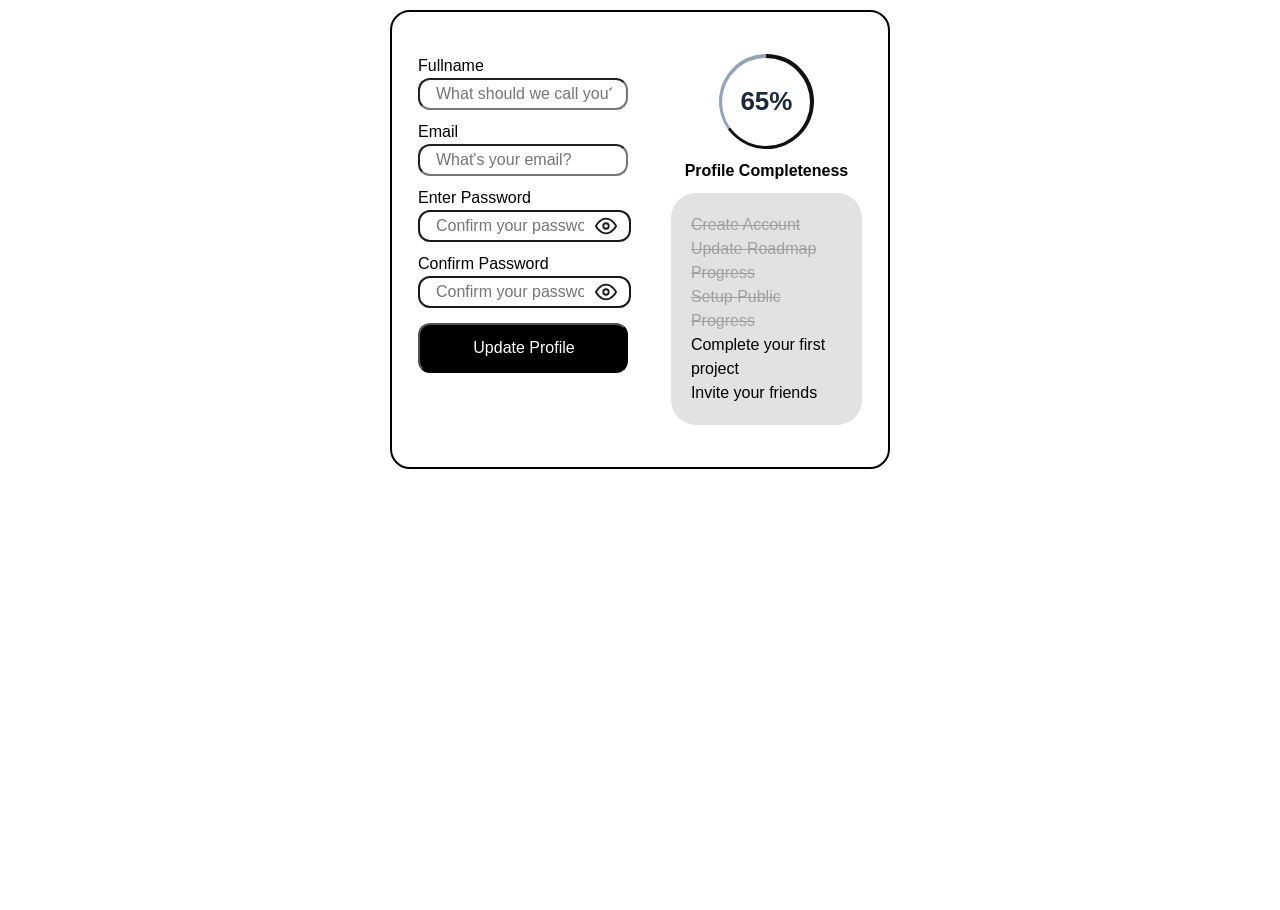
<file: accessible-form-ui/index.html>
<!DOCTYPE html>
<html lang="en">
<head>
    <meta charset="UTF-8">
    <meta name="viewport" content="width=device-width, initial-scale=1.0">
    <link rel="stylesheet" href="index.css">
    <title>Accessible Form UI - Roadmap.sh Frontend Project</title>
</head>
<body>
    <section class="container">

        <div class="form-section">
            <form action="#">
                <div class="form-input">
                    <label for="name">Fullname</label>
                    <br>
                    <input type="text" id="name" placeholder="What should we call you?">
                </div>

                <div class="form-input">
                    <label for="email">Email</label>
                    <br>
                    <input type="email" id="email" placeholder="What's your email?">
                </div>

                <div class="form-input">
                    <label for="password">Enter Password</label>
                    <br>
                    <div class="password-box">
                        <input type="password" id="confirm" placeholder="Confirm your password here">
                        <button type="button" id="toggleBtn" class="toggle-password">
                            <svg xmlns="http://www.w3.org/2000/svg" width="22" height="22" viewBox="0 0 24 24" fill="none" stroke="currentColor" stroke-width="2" stroke-linecap="round" stroke-linejoin="round">
                                <path d="M1 12s4-8 11-8 11 8 11 8-4 8-11 8-11-8-11-8z"></path>
                                <circle cx="12" cy="12" r="3"></circle>
                            </svg>
                        </button>
                    </div>
                </div>

                <div class="form-input">
                    <label for="confirm">Confirm Password</label>
                    <br>
                    <div class="password-box">
                        <input type="password" id="confirm" placeholder="Confirm your password here">
                        <button type="button" id="toggleBtn" class="toggle-password">
                            <svg xmlns="http://www.w3.org/2000/svg" width="22" height="22" viewBox="0 0 24 24" fill="none" stroke="currentColor" stroke-width="2" stroke-linecap="round" stroke-linejoin="round">
                                <path d="M1 12s4-8 11-8 11 8 11 8-4 8-11 8-11-8-11-8z"></path>
                                <circle cx="12" cy="12" r="3"></circle>
                            </svg>
                        </button>
                    </div>
                </div>

                <div class="form-input">
                    <input type="submit" class="submit-btn" value="Update Profile">
                </div>
            </form>
        </div>

        <div class="progress">
            <div class="progress-bar">
                <span class="progress-value">65%</span>
            </div>
            <div class="progress-title">Profile Completeness</div>
            <div class="task">
                <ul>
                    <li class="finish">Create Account</li>
                    <li class="finish">Update Roadmap Progress</li>
                    <li class="finish">Setup Public Progress</li>
                    <li>Complete your first project</li>
                    <li>Invite your friends</li>
                </ul>
            </div>
        </div>
    </section>
</body>
</html>
</file>
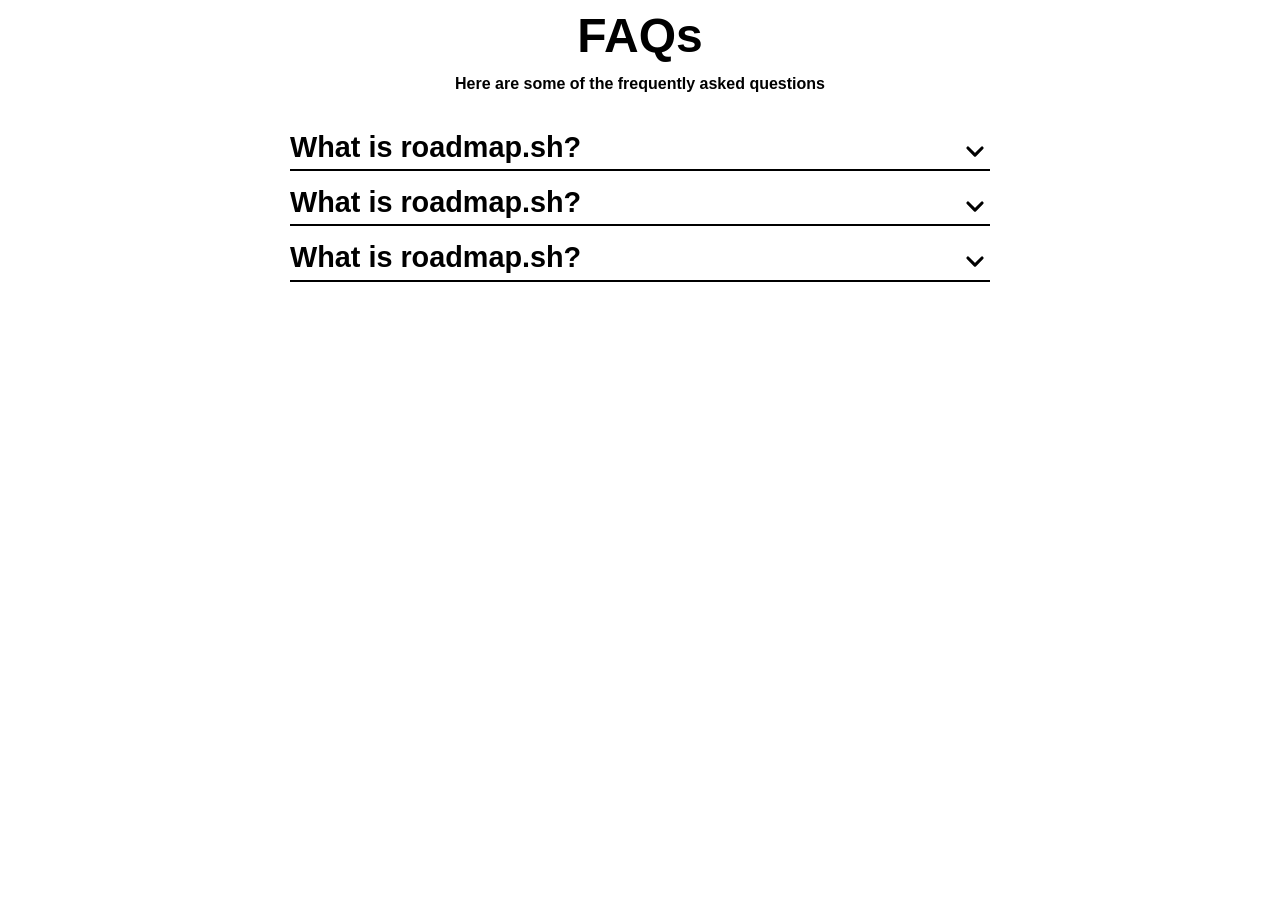
<file: accordion/index.html>
<!doctype html>
<html lang="en">
    <head>
        <meta charset="UTF-8" />
        <meta name="viewport" content="width=device-width, initial-scale=1.0" />
        <link rel="stylesheet" href="style.css">
        <title>Accordion - Roadmap.sh Frontend Project</title>
    </head>
    <body>
        <section>
            <h1>FAQs</h1>
            <p class="title-desc">Here are some of the frequently asked questions</p>

            <div class="faq">
                <div class="question">
                    <h3>What is roadmap.sh?</h3>
                    <svg xmlns="http://www.w3.org/2000/svg" width="30" height="30" viewBox="0 0 24 24"><path fill="none" stroke="#000000" stroke-linecap="round" stroke-linejoin="round" stroke-width="2.5" d="M8 8v8h8"/></svg>
                </div>
                <div class="answer">
                <p>
                    roadmap.sh contains community-curated roadmaps, study plans, paths,
                    and resources for developers. There are role-based roadmaps, listing
                    skills you should know for any given role, as well as skill-based
                    roadmaps listing items to learn for any given skill. It started as a
                    set of visual charts on GitHub to guide developers who are confused
                    about what they should learn next, but then expanded into
                    interactive roadmaps where you can click and get resources to learn
                    any given resource, contribute by adding new roadmaps, suggest
                    changes to existing roadmaps, track your progress as you follow a
                    roadmap and so on.
                </p>
                </div>
            </div>
            <div class="faq">
                <div class="question">
                    <h3>What is roadmap.sh?</h3>
                    <svg xmlns="http://www.w3.org/2000/svg" width="30" height="30" viewBox="0 0 24 24"><path fill="none" stroke="#000000" stroke-linecap="round" stroke-linejoin="round" stroke-width="2.5" d="M8 8v8h8"/></svg>
                </div>
                <div class="answer">
                <p>
                    roadmap.sh contains community-curated roadmaps, study plans, paths,
                    and resources for developers. There are role-based roadmaps, listing
                    skills you should know for any given role, as well as skill-based
                    roadmaps listing items to learn for any given skill. It started as a
                    set of visual charts on GitHub to guide developers who are confused
                    about what they should learn next, but then expanded into
                    interactive roadmaps where you can click and get resources to learn
                    any given resource, contribute by adding new roadmaps, suggest
                    changes to existing roadmaps, track your progress as you follow a
                    roadmap and so on.
                </p>
                </div>
            </div>
            <div class="faq">
                <div class="question">
                    <h3>What is roadmap.sh?</h3>
                    <svg xmlns="http://www.w3.org/2000/svg" width="30" height="30" viewBox="0 0 24 24"><path fill="none" stroke="#000000" stroke-linecap="round" stroke-linejoin="round" stroke-width="2.5" d="M8 8v8h8"/></svg>
                </div>
                <div class="answer">
                <p>
                    roadmap.sh contains community-curated roadmaps, study plans, paths,
                    and resources for developers. There are role-based roadmaps, listing
                    skills you should know for any given role, as well as skill-based
                    roadmaps listing items to learn for any given skill. It started as a
                    set of visual charts on GitHub to guide developers who are confused
                    about what they should learn next, but then expanded into
                    interactive roadmaps where you can click and get resources to learn
                    any given resource, contribute by adding new roadmaps, suggest
                    changes to existing roadmaps, track your progress as you follow a
                    roadmap and so on.
                </p>
                </div>
            </div>
        </section>

        <script src="app.js"></script>
    </body>
</html>
</file>
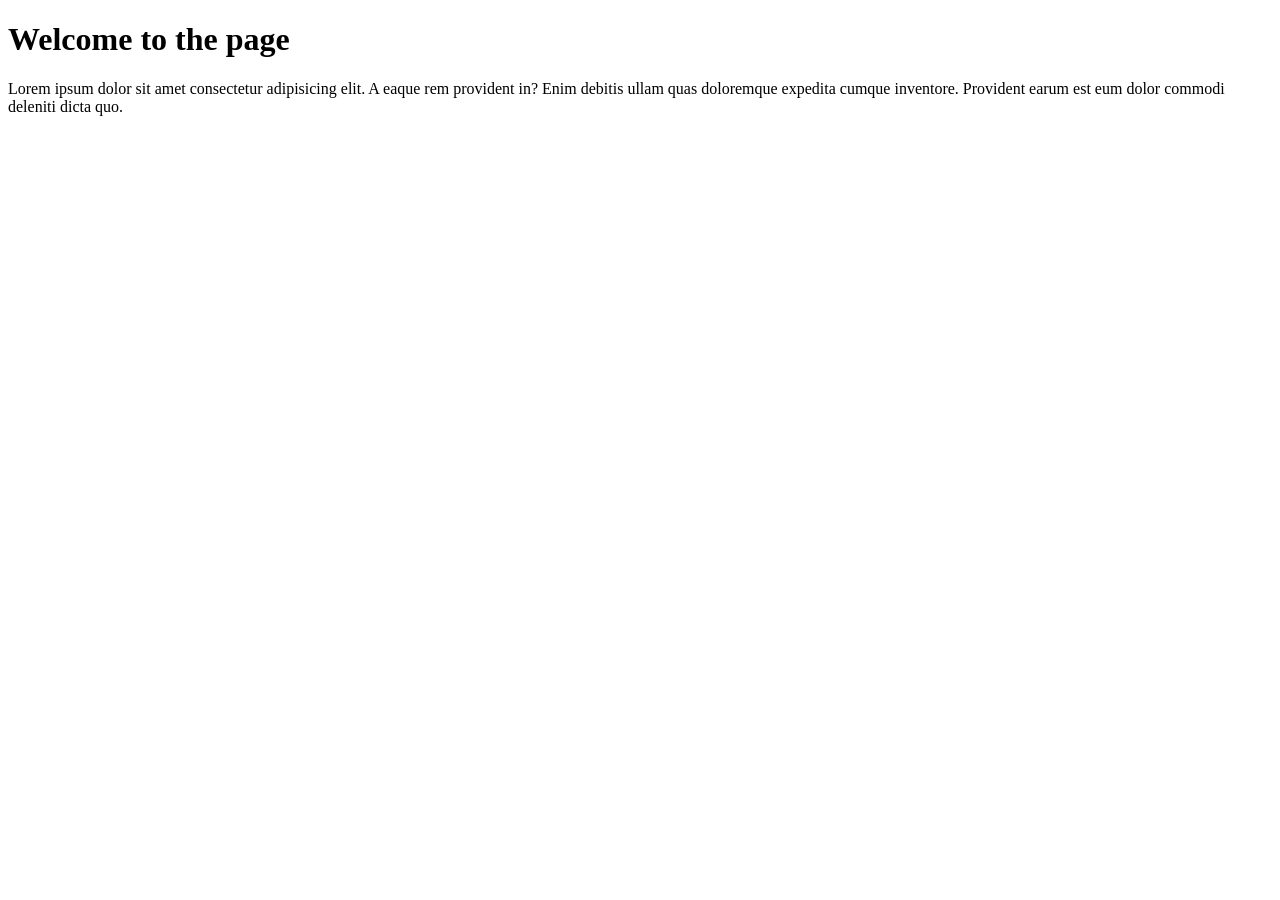
<file: cookie-consent/index.html>
<!DOCTYPE html>
<html lang="en">
<head>
    <meta charset="UTF-8">
    <meta name="viewport" content="width=device-width, initial-scale=1.0">
    <title>Cookie Consent - Roadmap.sh Frontend Project</title>
</head>
<body>
    <h1>Welcome to the page</h1>
    <p>Lorem ipsum dolor sit amet consectetur adipisicing elit. A eaque rem provident in? Enim debitis ullam quas doloremque expedita cumque inventore. Provident earum est eum dolor commodi deleniti dicta quo.</p>
    
    <script src="index.js"></script>
</body>
</html>
</file>
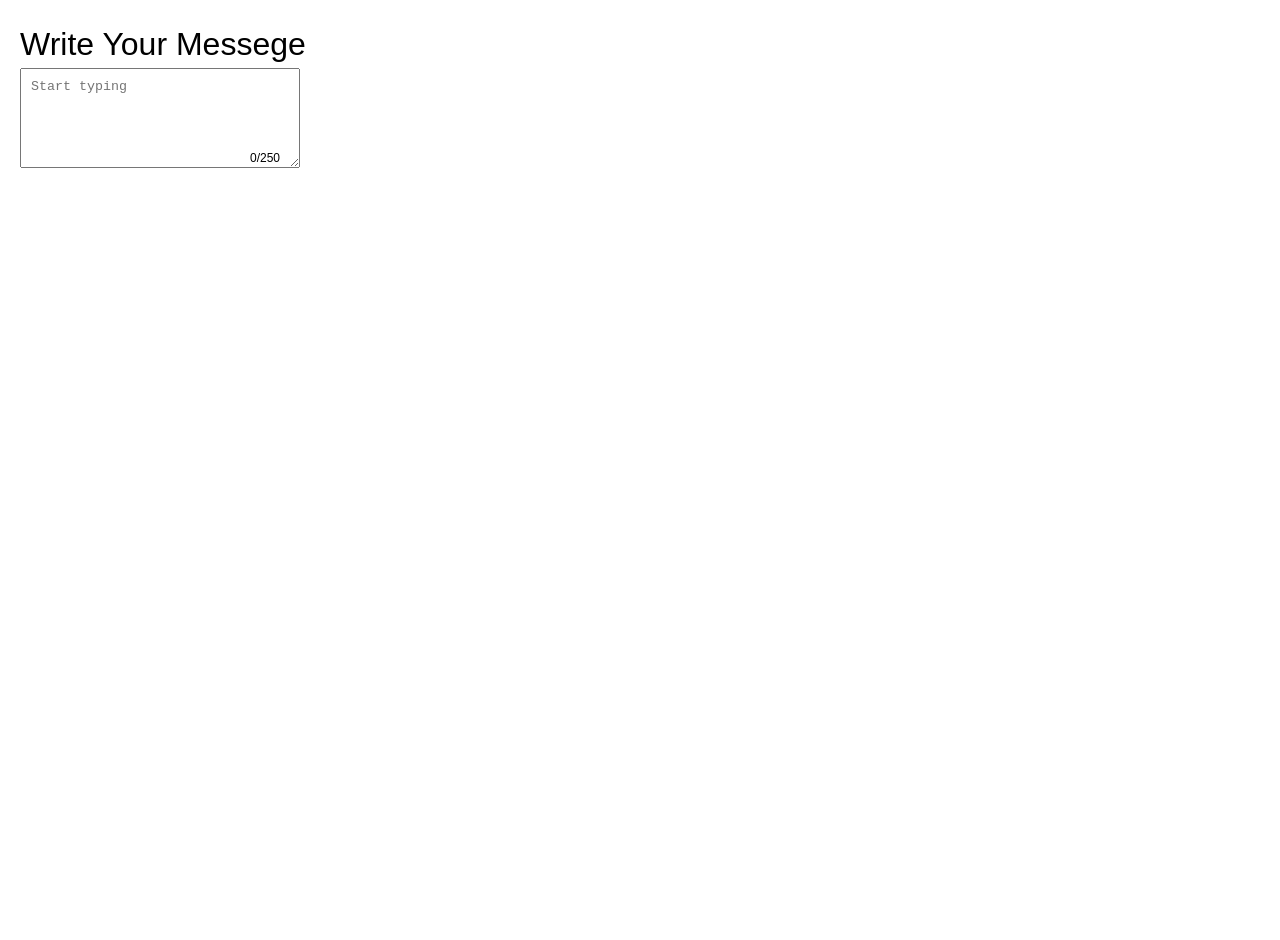
<file: restricted-textarea/index.html>
<!DOCTYPE html>
<html lang="en">
<head>
    <meta charset="UTF-8">
    <meta name="viewport" content="width=device-width, initial-scale=1.0">
    <link rel="stylesheet" href="style.css">
    <title>Restricted Texarea - Roadmap.sh Frontend Project</title>
</head>
<body>
    <h1>Write Your Messege</h1>
    <textarea name="messege" id="messege" placeholder="Start typing" maxlength="250"></textarea>
    <p class="counter" id="counter">0/250</p>

    <script src="index.js"></script>
</body>
</html>
</file>
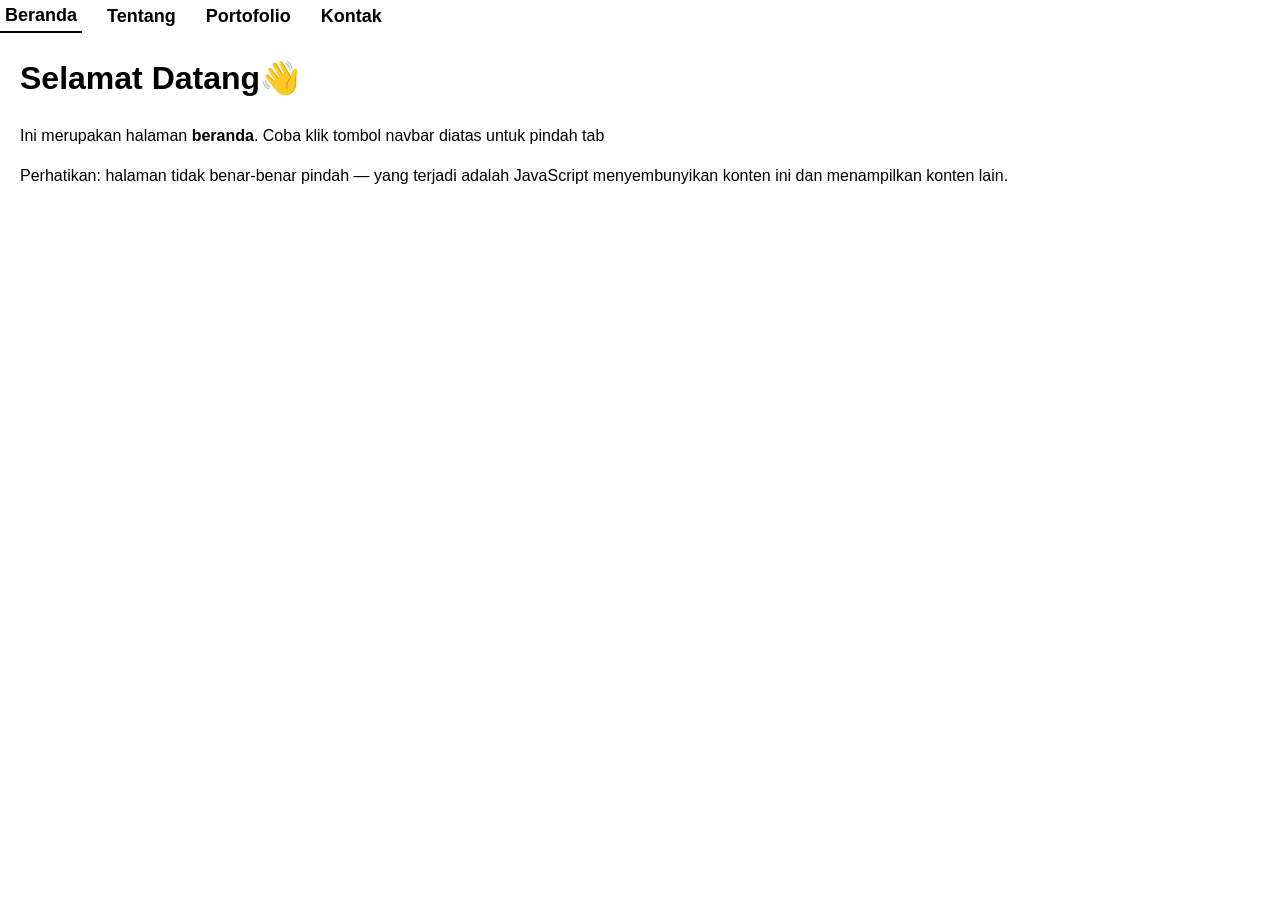
<file: tabs/index.html>
<!DOCTYPE html>
<html lang="en">
<head>
    <meta charset="UTF-8">
    <meta name="viewport" content="width=device-width, initial-scale=1.0">
    <link rel="stylesheet" href="style.css">
    <title>Tabs - Roadmap.sh frontend Project</title>
</head>
<body>
    <nav>
        <button onclick="tampilPage('beranda', this)" class="page-btn active">Beranda</button>
        <button onclick="tampilPage('tentang', this)" class="page-btn ">Tentang</button>
        <button onclick="tampilPage('portofolio', this)" class="page-btn ">Portofolio</button>
        <button onclick="tampilPage('kontak', this)" class="page-btn ">Kontak</button>
    </nav>

    <div id="beranda" class="page aktif">
        <h1>Selamat Datang👋</h1>
        <p>Ini merupakan halaman <strong>beranda</strong>. Coba klik tombol navbar diatas untuk pindah tab</p>
        <p>Perhatikan: halaman tidak benar-benar pindah — yang terjadi adalah JavaScript menyembunyikan konten ini dan menampilkan konten lain.</p>
    </div>

    <div id="tentang" class="page">
        <h1>Tentang Saya</h1>
        <p>Ini halaman Tentang. Konten ini tadi tersembunyi (display: none) dan sekarang ditampilkan JavaScript.</p>
    </div>

    <div id="portofolio" class="page">
        <h1>Portofolio</h1>
        <p>Ini halaman Portofolio. Kamu bisa isi dengan project-project buatanmu di sini.</p>
    </div>

    <div id="kontak" class="page">
        <h1>Kontak</h1>
        <p>Ini halaman Kontak. Bisa diisi form, email, atau link sosmed.</p>
    </div>

    <script src="index.js"></script>
</body>
</html>
</file>
<file: accessible-form-ui/index.css>
/* Modern CSS Reset */
*, *::before, *::after { box-sizing: border-box; }
body { margin: 0; min-height: 100vh; line-height: 1.5; font-family: Arial, Helvetica, sans-serif;}
img, picture, video { max-width: 100%; display: block; }

.container {
    width: min(500px, calc(100% - 2rem));
    margin: 10px auto;
    padding: 2rem 1rem;
    border: 2px solid black;
    border-radius: 20px;
    display: flex;
    justify-content: space-between;
    gap: 20px;
}

.form-section form{
    display: flex;
    flex-direction: column;
    align-items: flex-start;
    padding: 10px;
    gap: 10px;
}

.form-input label{
    font-weight: 500;
}

.form-input input{
    border-radius: 12px;
    width: 210px;
    height: 30px;
    padding:14px 14px 14px 16px;
    font-size: 16px;
}

.password-box {
    position: relative;
    display: flex;
    align-items: center;
}

.password-box input {
    width: 100%;
    padding: 14px 45px 14px 16px; /* padding kanan sengaja dilebarkan (45px) agar teks tidak menabrak ikon */
    border: 2px solid #1a1a1a;
    border-radius: 12px;
    font-size: 16px;
    outline: none;
}

.toggle-password {
    position: absolute;
    right: 14px; /* Menempatkan ikon di sebelah kanan dalam input */
    background: none;
    border: none;
    cursor: pointer;
    padding: 0;
    color: #1a1a1a;
    display: flex;
    align-items: center;
    justify-content: center;
}

.toggle-password:hover {
    opacity: 0.7;
}

.form-input .submit-btn{
    color: #fff;
    background-color: #000;
    height: auto;
    margin-top: 5px;
}

.form-input .submit-btn:hover{
    color: #000;
    font-weight: bold;
    background-color: #fff;
    cursor: pointer;
}

.progress{
    display: flex;
    flex-direction: column;
    gap: 10px;
    align-items: center;

    padding: 10px;
}

.progress-title{
    text-align: center;
    font-weight: bold;
}

.task{
    background-color: rgb(226, 226, 226);
    border-radius: 25px;
    padding: 20px;
}

.task ul{
    list-style: none;
    padding: 0;
    margin: 0;
}

.finish{
    text-decoration: line-through;
    color: #a0a0a0;
}

.progress-bar{
    position: relative;
    width: 95px;
    height: 95px;
    border-radius: 50%;
    background: conic-gradient(#111111 65%, #94a3b8 0);
    display: flex;
    justify-content: center;
    align-items: center;
}

.progress-bar::before{
    content: "";
    position: absolute;
    width: 88px;
    height: 88px;
    border-radius: 50%;
    background-color: #fff;
}

.progress-value{
    position: relative;
    font-size: 26px;
    font-weight: bold;
    color: #1e293b;
}
</file>
<file: accordion/style.css>
*, *::before, *::after { box-sizing: border-box; }
body { margin: 0; min-height: 100vh; line-height: 1.5; font-family: Arial, Helvetica, sans-serif;}
img, picture, video { max-width: 100%; display: block; }

body{
    font-family: Arial, Helvetica, sans-serif;
}

section{
    width: 100vw;
    height: 100vh;
    margin: auto;
    display: flex;
    flex-direction: column;
    align-items: center;
}

section h1{
    font-size: 3rem;
    margin: 0;
}

section p.title-desc{
    font-weight: bold;
    margin: 0 0 20px 0;
}

.faq{
    width: 700px;
    margin-top: 10px;
    border-bottom: 2px solid black
}

.question{
    display: flex;
    justify-content: space-between;
    align-items: center;
}

.question h3{
    margin: 0;
    font-size: 1.8rem;
}

.question svg{
    transform: rotate(-45deg);
    transition: transform 0.3s ease-in;
}

.answer {
    max-height: 0;
    overflow: hidden;
    margin: 0;
    transition: max-height 0.5s ease;
}

.faq.active .answer{
    max-height: 300px;
}

.faq.active .question svg{
    transform: rotate(137deg);
}
</file>
<file: restricted-textarea/style.css>
*, *::before, *::after { box-sizing: border-box; }
body { margin: 0; min-height: 100vh; line-height: 1.5; font-family: Arial, Helvetica, sans-serif;}
img, picture, video { max-width: 100%; display: block; }

body{
    font-family: 'Segoe UI', Tahoma, Geneva, Verdana, sans-serif;
    margin: 20px;
}

h1{
    margin: 0;
    font-weight: 400;
}

textarea{
    width: 280px;
    height: 100px;
    padding: 10px;
}

textarea.limit{
    border: 2px solid red;
    color: red;
}

.counter{
    position: absolute;
    top: 137px;
    left: 250px;
    font-size: 12px ;
}
</file>
<file: tabs/style.css>
*, *::before, *::after { box-sizing: border-box; }
body { margin: 0; min-height: 100vh; line-height: 1.5; font-family: Arial, Helvetica, sans-serif;}
img, picture, video { max-width: 100%; display: block; }

body{
    font-family: 'Segoe UI', Tahoma, Geneva, Verdana, sans-serif;
}

nav{
    width: 100vw;
    height: fit-content;
    display: flex;
    gap: 20px;
    justify-content: flex-start;
}

nav button{
    margin: 0;
    padding: 5px;
    gap: 40px;
    font-size: large;
    font-weight: bold;
    background-color: white;
    color: black;
    border: none;
}

nav button.active{
    border-bottom: 2px solid black;
}

.page{
    margin: 20px;
    display: none;
}

.aktif{
    margin: 20px;
    display: block;
}
</file>
